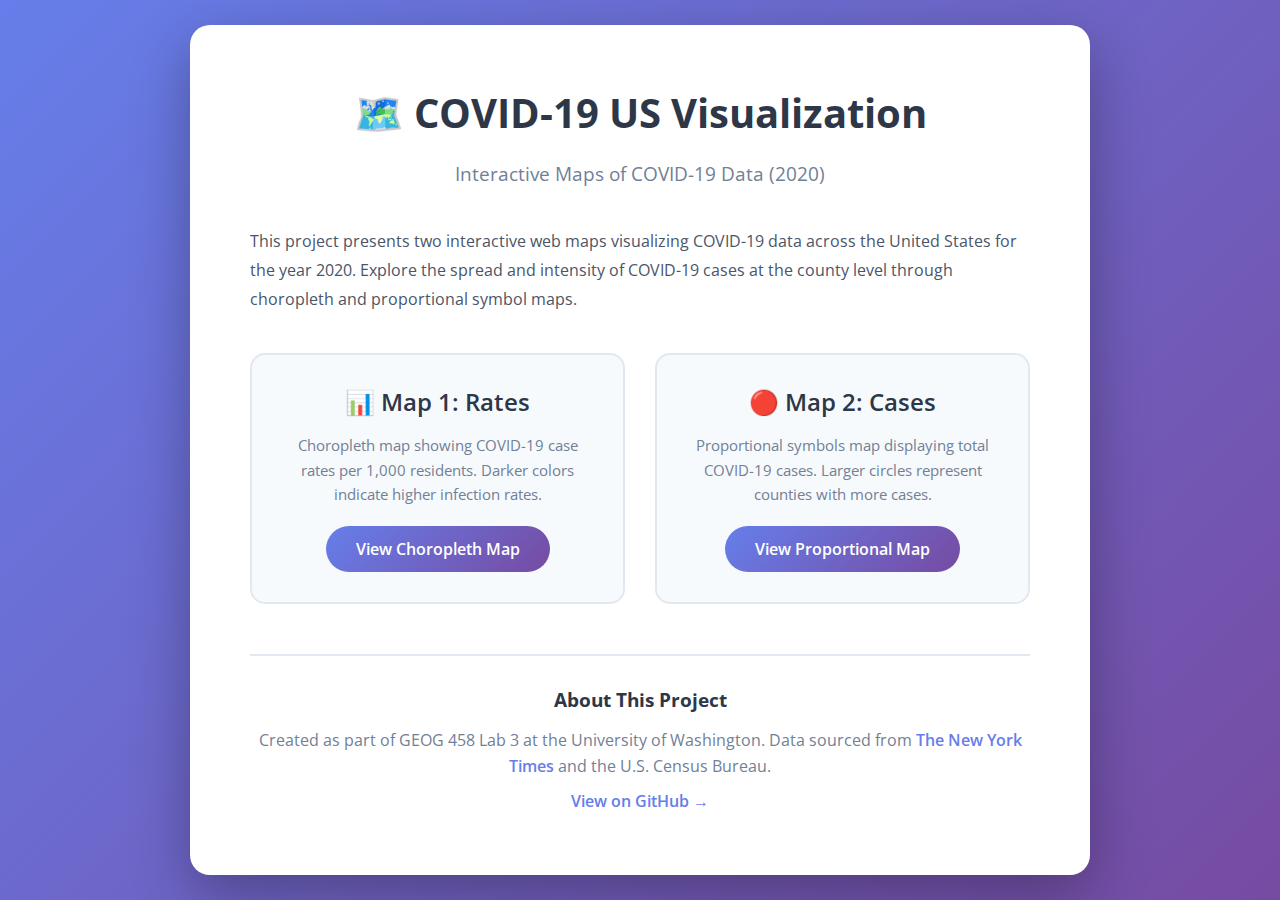
<file: project/index.html>
<!DOCTYPE html>
<html lang="en">
<head>
    <meta charset="UTF-8">
    <meta name="viewport" content="width=device-width, initial-scale=1.0">
    <title>COVID-19 US Visualization Project</title>
    <link href="https://fonts.googleapis.com/css2?family=Open+Sans:wght@400;600;700&display=swap" rel="stylesheet">
    <style>
        * {
            margin: 0;
            padding: 0;
            box-sizing: border-box;
        }

        body {
            font-family: 'Open Sans', sans-serif;
            background: linear-gradient(135deg, #667eea 0%, #764ba2 100%);
            min-height: 100vh;
            display: flex;
            align-items: center;
            justify-content: center;
            padding: 20px;
        }

        .container {
            max-width: 900px;
            background: white;
            border-radius: 20px;
            box-shadow: 0 20px 60px rgba(0,0,0,0.3);
            padding: 60px;
            text-align: center;
        }

        h1 {
            color: #2d3748;
            font-size: 2.5em;
            margin-bottom: 20px;
            font-weight: 700;
        }

        .subtitle {
            color: #718096;
            font-size: 1.2em;
            margin-bottom: 40px;
        }

        .description {
            color: #4a5568;
            line-height: 1.8;
            margin-bottom: 40px;
            text-align: left;
        }

        .maps-container {
            display: grid;
            grid-template-columns: 1fr 1fr;
            gap: 30px;
            margin-top: 40px;
        }

        .map-card {
            background: #f7fafc;
            border-radius: 15px;
            padding: 30px;
            transition: transform 0.3s ease, box-shadow 0.3s ease;
            border: 2px solid #e2e8f0;
        }

        .map-card:hover {
            transform: translateY(-5px);
            box-shadow: 0 10px 30px rgba(0,0,0,0.15);
            border-color: #667eea;
        }

        .map-card h2 {
            color: #2d3748;
            font-size: 1.5em;
            margin-bottom: 15px;
            font-weight: 600;
        }

        .map-card p {
            color: #718096;
            margin-bottom: 20px;
            font-size: 0.95em;
            line-height: 1.6;
        }

        .map-link {
            display: inline-block;
            background: linear-gradient(135deg, #667eea 0%, #764ba2 100%);
            color: white;
            padding: 12px 30px;
            border-radius: 25px;
            text-decoration: none;
            font-weight: 600;
            transition: transform 0.3s ease, box-shadow 0.3s ease;
        }

        .map-link:hover {
            transform: scale(1.05);
            box-shadow: 0 5px 15px rgba(102, 126, 234, 0.4);
        }

        .info-section {
            margin-top: 50px;
            padding-top: 30px;
            border-top: 2px solid #e2e8f0;
        }

        .info-section h3 {
            color: #2d3748;
            margin-bottom: 15px;
            font-size: 1.2em;
        }

        .info-section p {
            color: #718096;
            line-height: 1.6;
        }

        .info-section a {
            color: #667eea;
            text-decoration: none;
            font-weight: 600;
        }

        .info-section a:hover {
            text-decoration: underline;
        }

        @media (max-width: 768px) {
            .container {
                padding: 30px;
            }

            h1 {
                font-size: 2em;
            }

            .maps-container {
                grid-template-columns: 1fr;
            }
        }
    </style>
</head>
<body>
    <div class="container">
        <h1>🗺️ COVID-19 US Visualization</h1>
        <p class="subtitle">Interactive Maps of COVID-19 Data (2020)</p>
        
        <div class="description">
            <p>
                This project presents two interactive web maps visualizing COVID-19 data across 
                the United States for the year 2020. Explore the spread and intensity of COVID-19 
                cases at the county level through choropleth and proportional symbol maps.
            </p>
        </div>

        <div class="maps-container">
            <div class="map-card">
                <h2>📊 Map 1: Rates</h2>
                <p>
                    Choropleth map showing COVID-19 case rates per 1,000 residents. 
                    Darker colors indicate higher infection rates.
                </p>
                <a href="map1.html" class="map-link">View Choropleth Map</a>
            </div>

            <div class="map-card">
                <h2>🔴 Map 2: Cases</h2>
                <p>
                    Proportional symbols map displaying total COVID-19 cases. 
                    Larger circles represent counties with more cases.
                </p>
                <a href="map2.html" class="map-link">View Proportional Map</a>
            </div>
        </div>

        <div class="info-section">
            <h3>About This Project</h3>
            <p>
                Created as part of GEOG 458 Lab 3 at the University of Washington. 
                Data sourced from <a href="https://github.com/nytimes/covid-19-data" target="_blank">The New York Times</a> 
                and the U.S. Census Bureau.
            </p>
            <p style="margin-top: 10px;">
                <a href="https://github.com/cyoo37-eng/cyoo37-lab3" target="_blank">View on GitHub →</a>
            </p>
        </div>
    </div>
</body>
</html>
</file>
